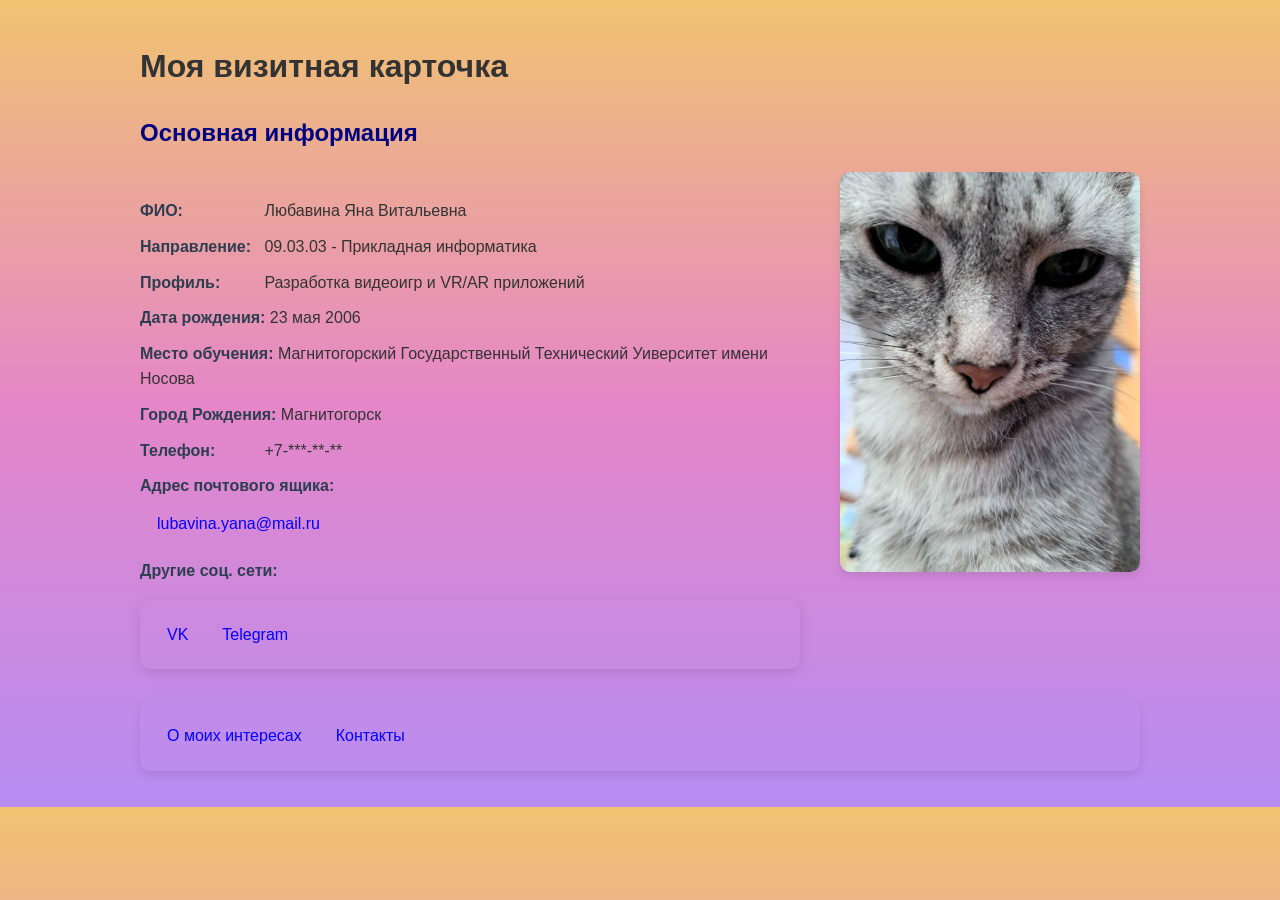
<file: index.html>
<!DOCTYPE html>
<html lang="ru">
  <head>
    <meta charset="utf-8">
    <meta name="description" content="Главная страница моей визитной карточки с основной информацией обо мне.">
    <meta name="author" content="Любавина Яна Витальевна">
    <meta name="viewport" content="width=device-width, initial-scale=1.0">
    <title>Визитная карточка - Любавина Яна</title>
    <link rel="stylesheet" href="css/main-style.css">
    <link rel="icon" href="images/doc.jpg" type="image/png">   
  </head>
  <body>
    <h1>Моя визитная карточка</h1>
    <h2><b>Основная информация</b></h2>
    <div class="container">
      <div class="text-content">
        <dl class="about-info">
        <dt>ФИО:</dt>
        <dd>Любавина Яна Витальевна</dd>

        <dt>Направление:</dt>
        <dd>09.03.03 - Прикладная информатика</dd>

        <dt>Профиль:</dt>
        <dd>Разработка видеоигр и VR/AR приложений</dd>

        <dt>Дата рождения:</dt>
        <dd>23 мая 2006</dd>

        <dt>Место обучения:</dt>
        <dd>Магнитогорский Государственный Технический Уиверситет имени Носова</dd>

        <dt>Город Рождения:</dt>
        <dd>Магнитогорск</dd>

        <dt>Телефон:</dt>
        <dd>+7-***-**-**</dd>

        <dt>Адрес почтового ящика:</dt>
        <dd><a href="mailto:lubavina.yana@mail.ru" class="nav-link">lubavina.yana@mail.ru</a></dd>

        <dt>Другие соц. сети:</dt>
          <dd>
            <ul class="nav-list">
              <li><a href="https://vk.com/yandaze" class="nav-link">VK</a></li>
              <li><a href="https://t.me/username/NotCentience" class="nav-link">Telegram</a></li>
            </ul>
          </dd>
      </dl>
      </div>
      <img src="images/Varezhka.jpg" alt="Варежка - моя кошка" class="cat-photo">
    </div>
    <nav class="main-nav">
      <ul class="nav-list">
        <li><a href="Interests.html" class="nav-link">О моих интересах</a></li>
        <li><a href="Contacts.html" class="nav-link">Контакты</a></li>
      </ul>
    </nav>
  </body>
</html>
</file>
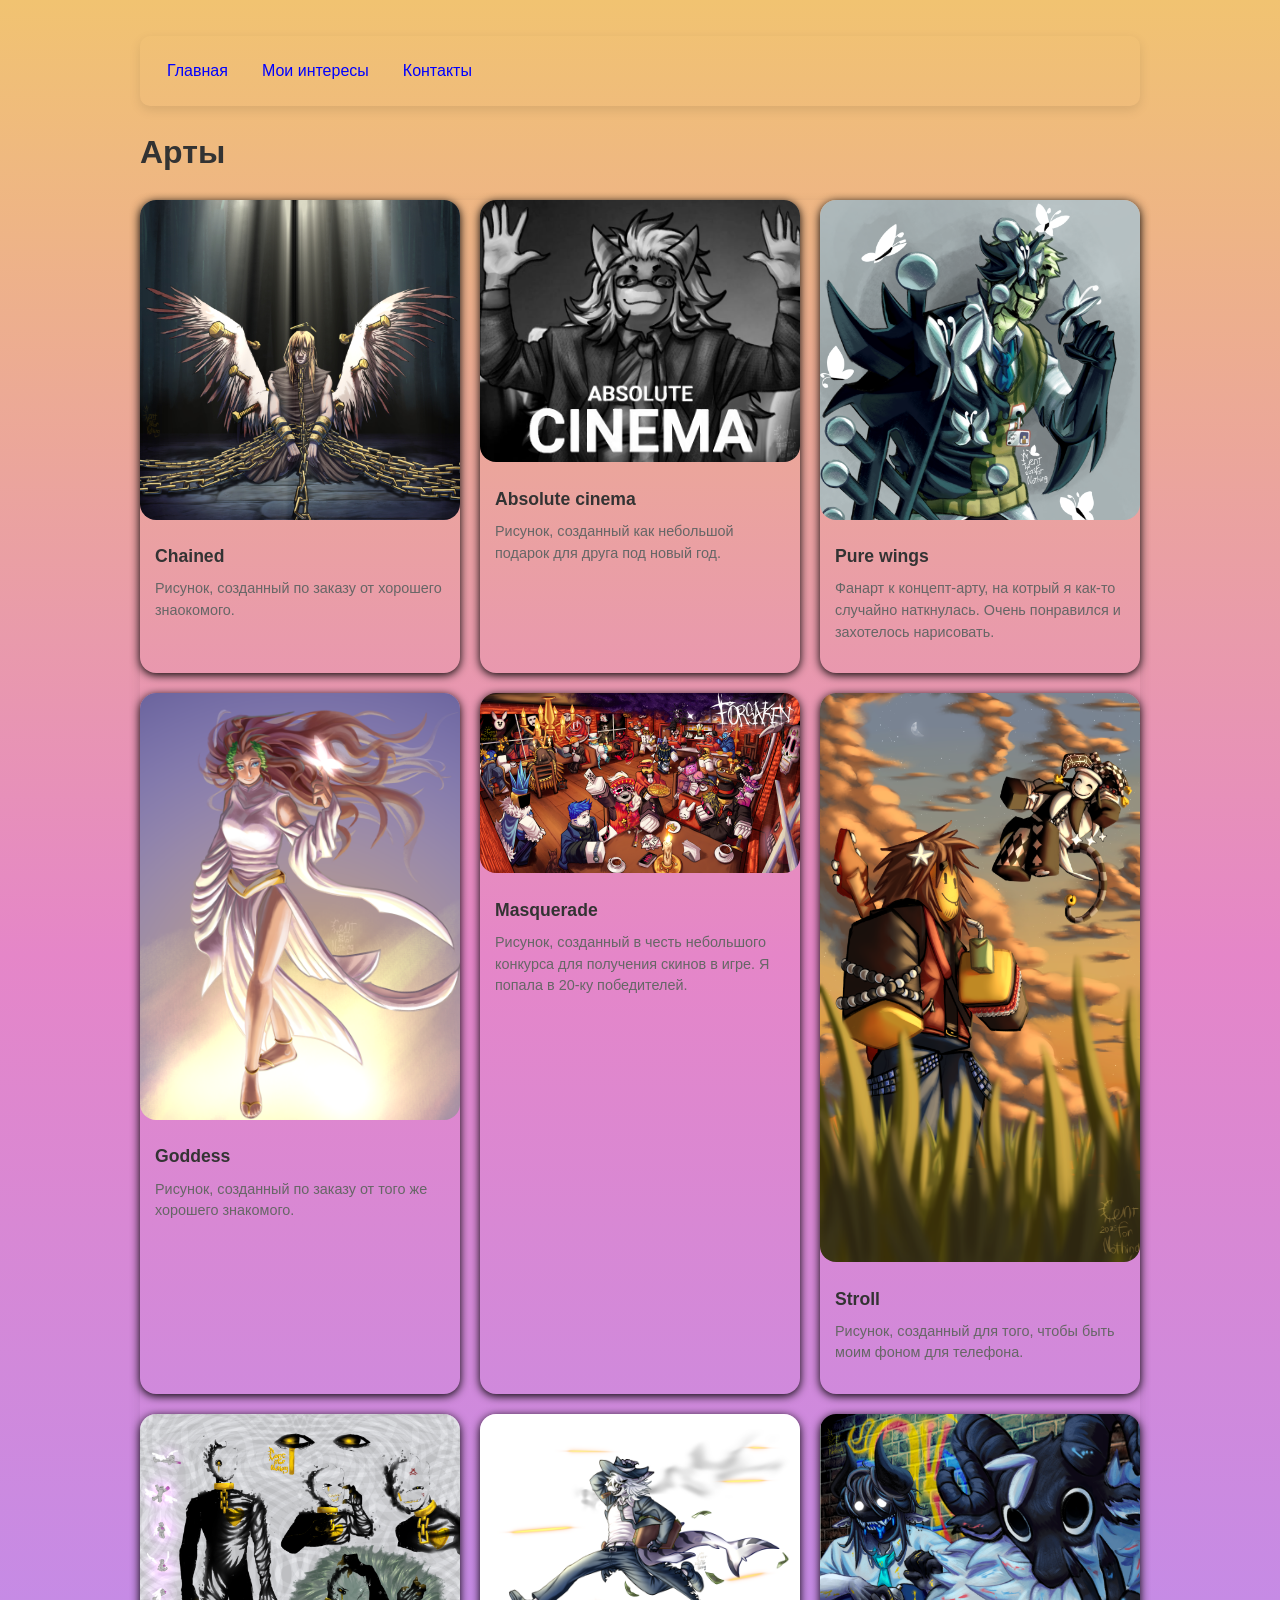
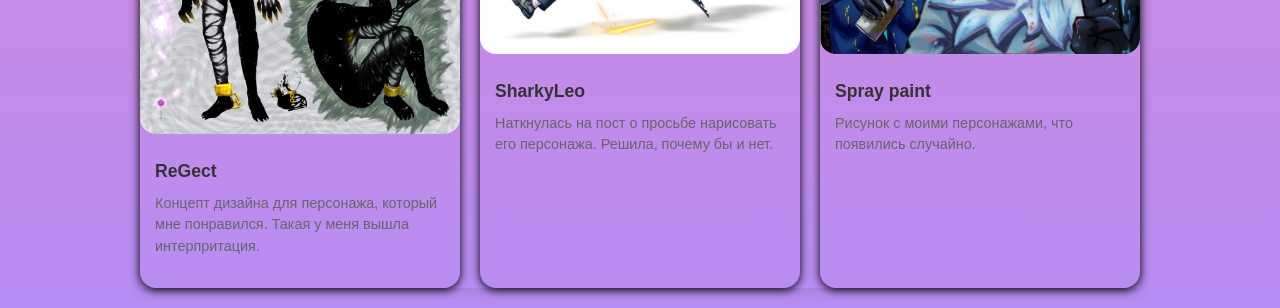
<file: Arts.html>
<!DOCTYPE html>
<html lang="ru">
<head>
    <meta charset="utf-8">
    <meta name="description" content="Страница с некоторыми моими артами и рисунками.">
    <meta name="author" content="Любавина Яна Витальевна">
    <title>Арты</title>
    <link rel="stylesheet" href="css/main-style.css">
    <link rel="icon" href="images/paint.png" type="image/png">   
</head>
    <body>
        <ul class="nav-list">
            <li><a href="index.html" class="nav-link">Главная</a></li>
            <li><a href="Interests.html#arts-link" class="nav-link">Мои интересы</a></li>
            <li><a href="Contacts.html" class="nav-link">Контакты</a></li>
        </ul>
        <h1>Арты</h1>
        <div class="image-grid">
            <div class="card">
                <img src="images/chained-angel.jpg" alt="Рисунок с закованным ангелом">

                <div class="card-content">
                    <h3>Chained</h3>
                    <p>Рисунок, созданный по заказу от хорошего знаокомого.</p>
                </div>
            </div>
            <div class="card">
                <img src="images/cinema.png" alt="Absolute cinema">

                <div class="card-content">
                    <h3>Absolute cinema</h3>
                    <p>Рисунок, созданный как небольшой подарок для друга под новый год.</p>
                </div>
            </div>
            <div class="card">
                <img src="images/fan_skin.png" alt="Фанатский дезайн персонажа">

                <div class="card-content">
                    <h3>Pure wings</h3>
                    <p>Фанарт к концепт-арту, на котрый я как-то случайно наткнулась.
                        Очень понравился и захотелось нарисовать.
                    </p>
                </div>
            </div>
            <div class="card">
                <img src="images/goddess.png" alt="Богиня жизни">

                <div class="card-content">
                    <h3>Goddess</h3>
                    <p>Рисунок, созданный по заказу от того же хорошего знакомого.</p>
                </div>
            </div>
            <div class="card">
                <img src="images/forsaken_event.png" alt="Forsaken masquerade">

                <div class="card-content">
                    <h3>Masquerade</h3>
                    <p>Рисунок, созданный в честь небольшого конкурса для получения скинов в игре.
                        Я попала в 20-ку победителей.
                    </p>
                </div>
            </div>
            <div class="card">
                <img src="images/my_characters.png" alt="Мои персорнажи при закате">

                <div class="card-content">
                    <h3>Stroll</h3>
                    <p>Рисунок, созданный для того, чтобы быть моим фоном для телефона.</p>
                </div>
            </div>
            <div class="card">
                <img src="images/regect.png" alt="Дизайн для regect">

                <div class="card-content">
                    <h3>ReGect</h3>
                    <p>Концепт дизайна для персонажа, который мне понравился.
                        Такая у меня вышла интерпритация.
                    </p>
                </div>
            </div>
            <div class="card">
                <img src="images/sharkyleo.png" alt="SharkyLeo">

                <div class="card-content">
                    <h3>SharkyLeo</h3>
                    <p>Наткнулась на пост о просьбе нарисовать его персонажа.
                        Решила, почему бы и нет.
                    </p>
                </div>
            </div>
            <div class="card">
                <img src="images/spray_paint.png" alt="Spray paint">

                <div class="card-content">
                    <h3>Spray paint</h3>
                    <p>Рисунок с моими персонажами, что появились случайно.</p>
                </div>
            </div>

        </div>
    </body>
</html>
</file>
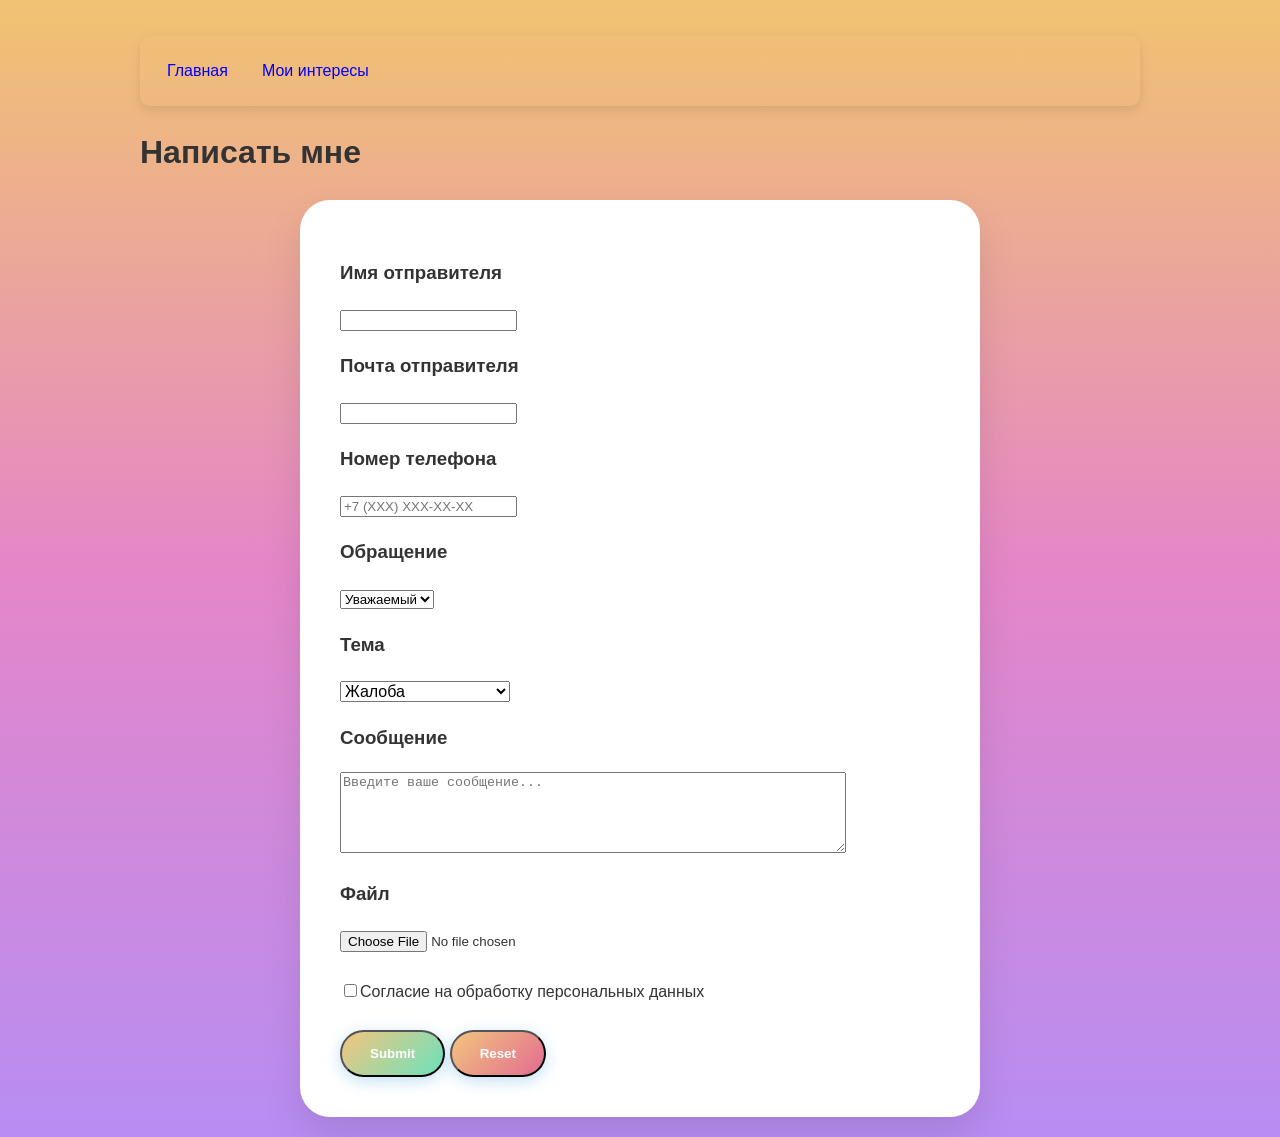
<file: Contacts.html>
<!DOCTYPE html>
<html lang="ru">
<head>
    <meta charset="utf-8">
    <meta name="description" content="Страница, на которой со мной можно связаться.">
    <meta name="author" content="Любавина Яна Витальевна">
    <title>Контакты</title>
    <link rel="stylesheet" href="css/main-style.css">
    <link rel="icon" href="images/mail.png" type="image/png">   
    <style>
        form {
            background: linear-gradient(135deg, hsl(37, 100%, 97%), #c8ffee);
        }
    </style>
</head>
    <body>
        <ul class="nav-list">
            <li><a href="index.html" class="nav-link">Главная</a></li>
            <li><a href="Interests.html" class="nav-link">Мои интересы</a></li>
        </ul>
        <h1>Написать мне</h1>
        <form id="feedback">
            <h3>Имя отправителя</h3>
            <input type="text" name="sender-name" id="sender-name">
            <h3>Почта отправителя</h3>
            <input type="email" name="sender-email" id="sender-email">
            <h3>Номер телефона</h3>
            <input type="tel" placeholder="+7 (XXX) XXX-XX-XX" name="sender-number" id="sender-number">
            <h3>Обращение</h3>
            <select id = "greeting">
                <option value="1">Уважаемый</option>
                <option value="2">Уважаемая</option>
            </select>
            <h3>Тема</h3>
            <select style="font-size: medium;" id = "theme">
                <option value="1">Жалоба</option>
                <option value="2">Предложение</option>
                <option value="3">Дружба</option>
                <option value="4">Совместный проект</option>
            </select>
            <h3>Сообщение</h3>
            <textarea name="message" id="sender-message" rows="5" placeholder="Введите ваше сообщение..."></textarea>
            <h3>Файл</h3>
            <input type="file" name="file" id="sender-file"><br><br>
            <input type="checkbox" id="data">Согласие на обработку персональных данных<br><br>
            <input type = "submit" class="action-button" id ="send">    <input type = "reset" class="action-button" id = "clear">
            
        </form>
    </body>
</html>
</file>
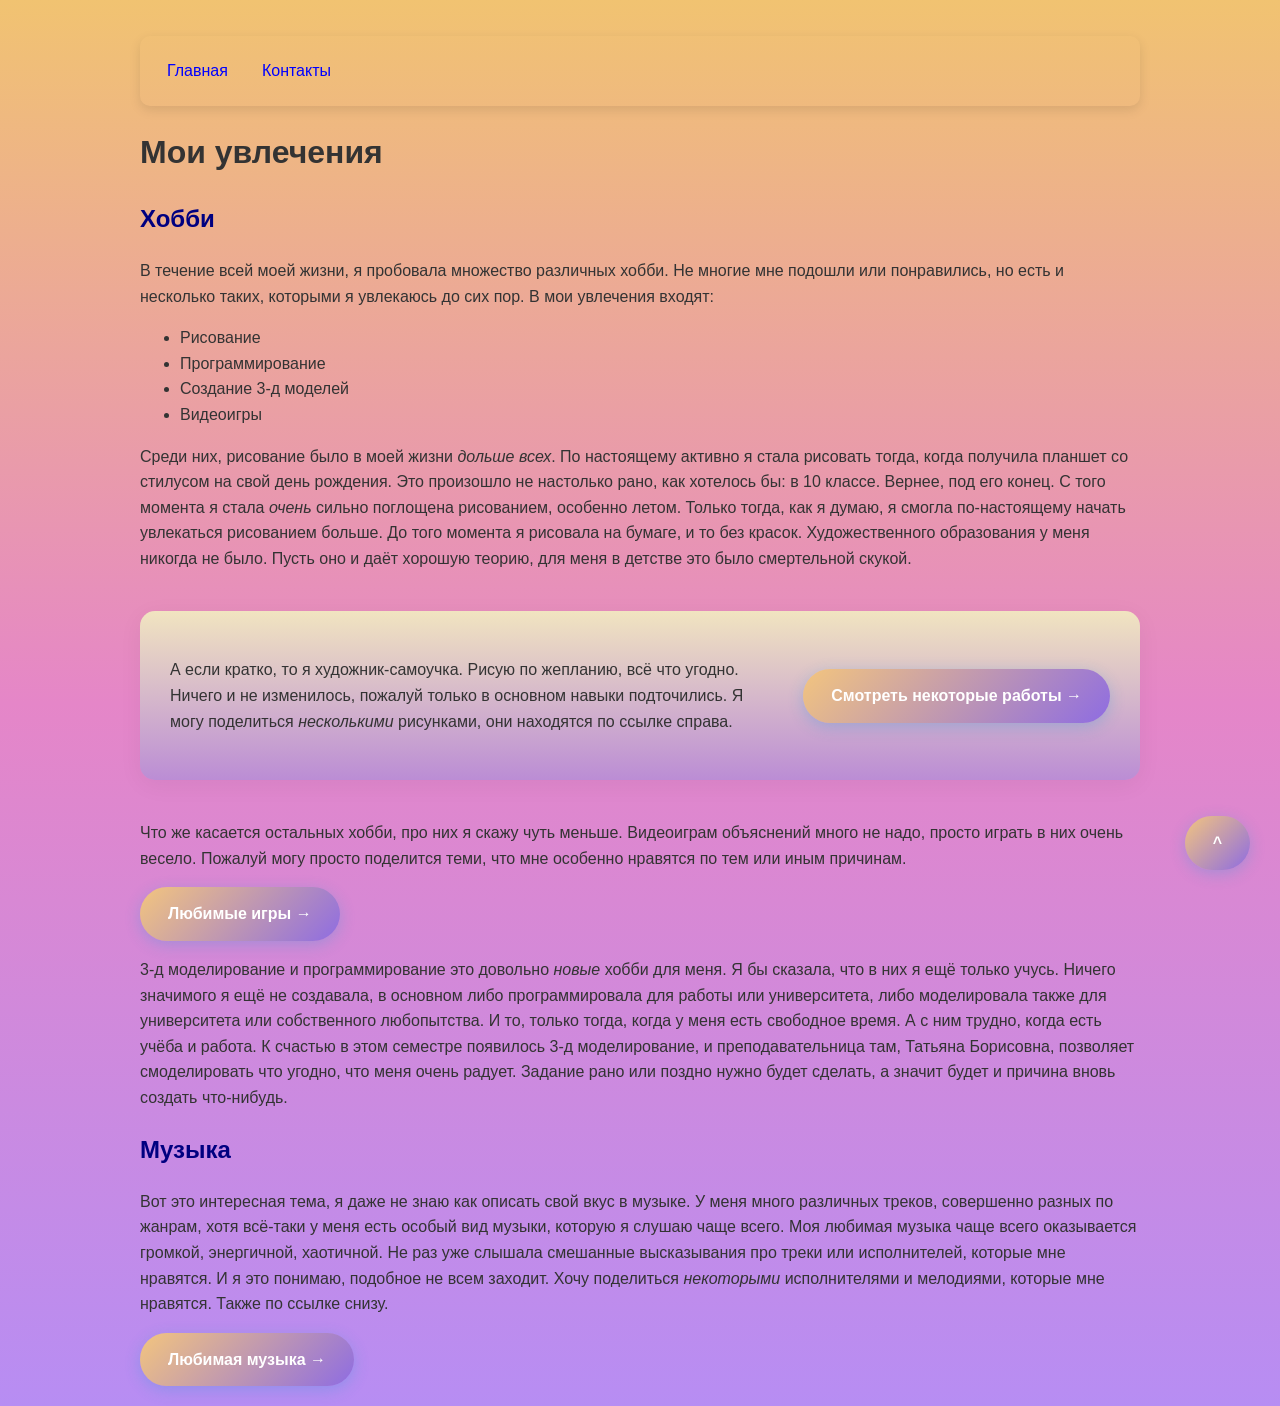
<file: Interests.html>
<!DOCTYPE html>
<html lang="ru">
<head>
    <meta charset="utf-8">
    <meta name="description" content="Страница о моих увлечениях и хобби.">
    <meta name="author" content="Любавина Яна Витальевна">
    <title>Мои интересы</title>
    <link rel="stylesheet" href="css/main-style.css">
    <link rel="icon" href="images/question-mark.png" type="image/png">   
</head>
    <body>
        <ul class="nav-list">
            <li><a href="index.html" class="nav-link">Главная</a></li>
            <li><a href="Contacts.html" class="nav-link">Контакты</a></li>
        </ul>
        <h1>Мои увлечения</h1>
        <h2>Хобби</h2>
        <p>В течение всей моей жизни, я пробовала множество различных хобби.
            Не многие мне подошли или понравились, но есть и несколько таких, которыми я увлекаюсь до сих пор.
        В мои увлечения входят:</p>
        <ul>
            <li>Рисование</li>
            <li>Программирование</li>
            <li>Создание 3-д моделей</li>
            <li>Видеоигры</li>
        </ul>
        <p>Среди них, рисование было в моей жизни <i>дольше всех</i>. По настоящему активно я стала рисовать тогда,
            когда получила планшет со стилусом на свой день рождения. Это произошло не настолько рано,
            как хотелось бы: в 10 классе. Вернее, под его конец. С того момента я стала <i>очень</i> сильно поглощена
            рисованием, особенно летом. Только тогда, как я думаю, я смогла по-настоящему начать увлекаться рисованием
            больше. До того момента я рисовала на бумаге, и то без красок. Художественного образования у меня
            никогда не было. Пусть оно и даёт хорошую теорию, для меня в детстве это было смертельной скукой.
        </p>
        <div class="content-block">
            <div class="text-part">
                <p>А если кратко, то я художник-самоучка. Рисую по жепланию, всё что угодно.
                     Ничего и не изменилось, пожалуй только в основном навыки подточились. Я могу поделиться <i>несколькими</i>
                рисунками, они находятся по ссылке справа.</p>
            </div>
            <a href="Arts.html" class="action-button" id="arts-link">Смотреть некоторые работы →</a>
        </div>
        <p>Что же касается остальных хобби, про них я скажу чуть меньше. Видеоиграм объяснений много не надо, просто
        играть в них очень весело. Пожалуй могу просто поделится теми, что мне особенно нравятся по тем или иным причинам.
        </p>
        <a href="Games.html" class="action-button" id="games-link">Любимые игры →</a>
        <p>3-д моделирование и программирование это довольно <i>новые</i> хобби для меня. Я бы сказала, что в них я ещё только
            учусь. Ничего значимого я ещё не создавала, в основном либо программировала для работы или университета,
            либо моделировала также для университета или собственного любопытства. И то, только тогда, когда у меня есть
            свободное время. А с ним трудно, когда есть учёба и работа. К счастью в этом семестре появилось 3-д
            моделирование, и преподавательница там, Татьяна Борисовна, позволяет смоделировать что угодно, что меня
        очень радует. Задание рано или поздно нужно будет сделать, а значит будет и причина вновь создать что-нибудь.</p>

        <h2>Музыка</h2>
        <p>Вот это интересная тема, я даже не знаю как описать свой вкус в музыке. У меня много различных треков,
            совершенно разных по жанрам, хотя всё-таки у меня есть особый вид музыки, которую я слушаю чаще всего.
        Моя любимая музыка чаще всего оказывается громкой, энергичной, хаотичной. Не раз уже слышала смешанные
        высказывания про треки или исполнителей, которые мне нравятся. И я это понимаю, подобное не всем заходит.
        Хочу поделиться <i>некоторыми</i> исполнителями и мелодиями, которые мне нравятся. Также по ссылке снизу.</p>
        <a href="Music.html" class="action-button" id="music-link">Любимая музыка →</a>
        <a style="position: fixed; bottom: 30px; right: 30px;" href="Interests.html" class="action-button" id="up-button">^</a>
    </body>
</html>
</file>
<file: css/main-style.css>
@import url('https://fonts.googleapis.com/css2?family=Dancing+Script:wght@400;500;600;700&display=swap');

body{
    background: linear-gradient(to bottom, #f1c371, #e586c8, #b78df3);
    font-family: 'Segoe UI', Tahoma, Geneva, Verdana, sans-serif;
    line-height: 1.6;
    color: #333;
    max-width: 1000px;
    margin: 0 auto;
    padding: 20px;
}

h2{
    color: navy;
}

.about-info{
    line-height: 1.6;
}

.about-info dt{
    font-weight: bold;
    color: #2c3e50;
    margin-top: 10px;
    min-width: 120px;
    display: inline-block;
}

.about-info dd{
    margin-left: 0;
    display: inline;
}

.about-info dd::after{
    content: '';
    display: block;
}

.container{
    display: flex;
    align-items: flex-start;    
    gap:40px;
    max-width:1200px;
}

.cat-photo{
    width: 300px;
    height: auto;
    border-radius: 10px;
    box-shadow: 0 4px 8px rgba(0,0,0,0.1);
    animation: 
        pulse 1s ease infinite,
        combo 1.5s ease infinite;
}

@keyframes pulse {
    0% {
        box-shadow: 0 0 0 0 rgba(52,152,219,0.7);
    }
    
    40% {
        box-shadow: 0 0 0 20px rgba(52,152,219,0);
    }
    
    100% {
        box-shadow: 0 0 0 0 rgba(52,152,219,0);
    }
}
@keyframes combo {
    0%, 100% {
        transform: translateX(0) translateY(-50px) rotate(0deg) scaleY(1);
    }
    30% {
        transform: translateX(50px) translateY(50px) rotate(30deg) scaleY(0.7);
    }
    50%{
        transform: translateX(0px) translateY(-50px) rotate(0deg) scaleY(1);
    }
    80%{
        transform: translateX(-50px) translateY(50px) rotate(-30deg) scaleY(0.7);
    }
}

.nav-list{
    list-style: none;
    display: flex;
    border-radius: 10px;
    padding: 10px;
    box-shadow: 0 4px 12px rgba(0,0,0,0.1);
 }

.nav-link{
    text-decoration: none;
    color: blue;
    padding: 12px;
    display: block;
    font-weight: 500;
    transition: all 0.3s ease;
    border-radius: 6px;
    margin: 0 5px;
}

.nav-link:hover{
    background: rgba(255,255,255,0.2);
    transform: translateY(-2px);
}

.nav-link.active{
    background: rgba(255,255,255,0.3);
    font-weight: bold;
}

.content-block {
    display: flex;
    align-items: center;
    justify-content: space-between;
    gap: 40px;
    max-width: 1500px;
    margin: 40px auto;
    padding: 30px;
    background: linear-gradient(to bottom, #f1e4c0, #bb8dd5);
    border-radius: 15px;
    box-shadow: 0 5px 25px rgba(0,0,0,0.05);
}

.text-part {
    flex: 1;
}

.action-button {
    display: inline-block;
    background: linear-gradient(135deg, #f3c57e, #8e6ce2);
    color: white;
    text-decoration: none;
    padding: 14px 28px;
    border-radius: 50px;
    font-weight: 600;
    transition: all 0.3s ease;
    box-shadow: 0 4px 15px rgba(52, 152, 219, 0.3);
}

.action-button:hover {
    transform: translateY(-3px);
    box-shadow: 0 7px 20px rgba(52, 152, 219, 0.4);
    background: linear-gradient(135deg, #2980b9, #3498db);
}

.music-table{
    width: 100%;
    margin: 30px auto;
}

.music-table .artist{
    height:300px;
    align-items: center;
    text-align:center;
    font-family: 'Dancing Script', cursive;
    font-size: 2em;
}

.music-table td{
    border: 2px solid #ddd;
    padding: 10px;
    align-items: center;
    vertical-align: middle;
    border-radius: 20px;
}

.music-table .soundtracks{
    padding: 20px !important;
    height: 200px;
    position: relative;
    align-items: center;
}

.music-table .soundtrack{
    display: flex;
    align-items:center;
    gap:20px;
    margin-bottom: 25px;
    padding: 15px;
    border-radius: 12px;
    transition: transform 0.3s, background 0.3s;
}

.artist{
    height: 300px;
    width: auto;
    border-radius: 10px;
    box-shadow: 0 4px 8px rgba(0,0,0,0.1);
}

.album-cover{
    width: 80px;
    height: auto;
    border-radius: 10px;
    object-fit: cover;
    box-shadow: 0 5px 15px rgba(0,0,0,0.3);
    transition: transform 0.3s;
}

.track-info{
    flex: 1;
}

.track-info h4 {
    margin: 0 0 5px 0;
    color: #fff;
    font-family: 'Montserrat', sans-serif;
}

.track-info p {
    margin: 0 0 10px 0;
    color: #bdc3c7;
    font-size: 0.9em;
}



.image-grid{
    display: grid;
    grid-template-columns: repeat(auto-fill, minmax(250px, 1fr));
    box-shadow: 0 4px 12px rgba(0,0,0,0.1);
    gap: 20px;
}

.card{
    border-radius: 16px;
    box-shadow: 0 2px 10px rgba(0,0,0,1);
    transition: all 0.3s ease;
}

.card img{
    width: 100%;
    height: auto;
    border-radius: 16px;
}

.card-content{
    padding: 15px;
}

.card-content h3{
    margin: 0 0 8px 0;
    font-size: 1.1em;
    color: #333;
}

.card-content p{
    margin: 0 0 15px 0;
    color: #666;
    font-size: 0.9em;
    line-height: 1.5;
}

.icon:hover {
    transform: translateY(-3px);
    box-shadow: 0 7px 20px rgb(255, 187, 0);
}

#feedback {
    max-width: 600px;
    margin: 0 auto;
    background: white;
    padding: 40px;
    border-radius: 30px;
    box-shadow: 0 20px 40px rgba(0,0,0,0.1);
}

#send{
    background: linear-gradient(135deg, #f3c57e, #6ce2bd);
}

#clear{
    background: linear-gradient(135deg, #f3c57e, #e26c91);
}

#sender-message{
    width: 500px;
    min-width: 400px;
    min-height: 50px;
    max-width: 600px;
}
</file>
